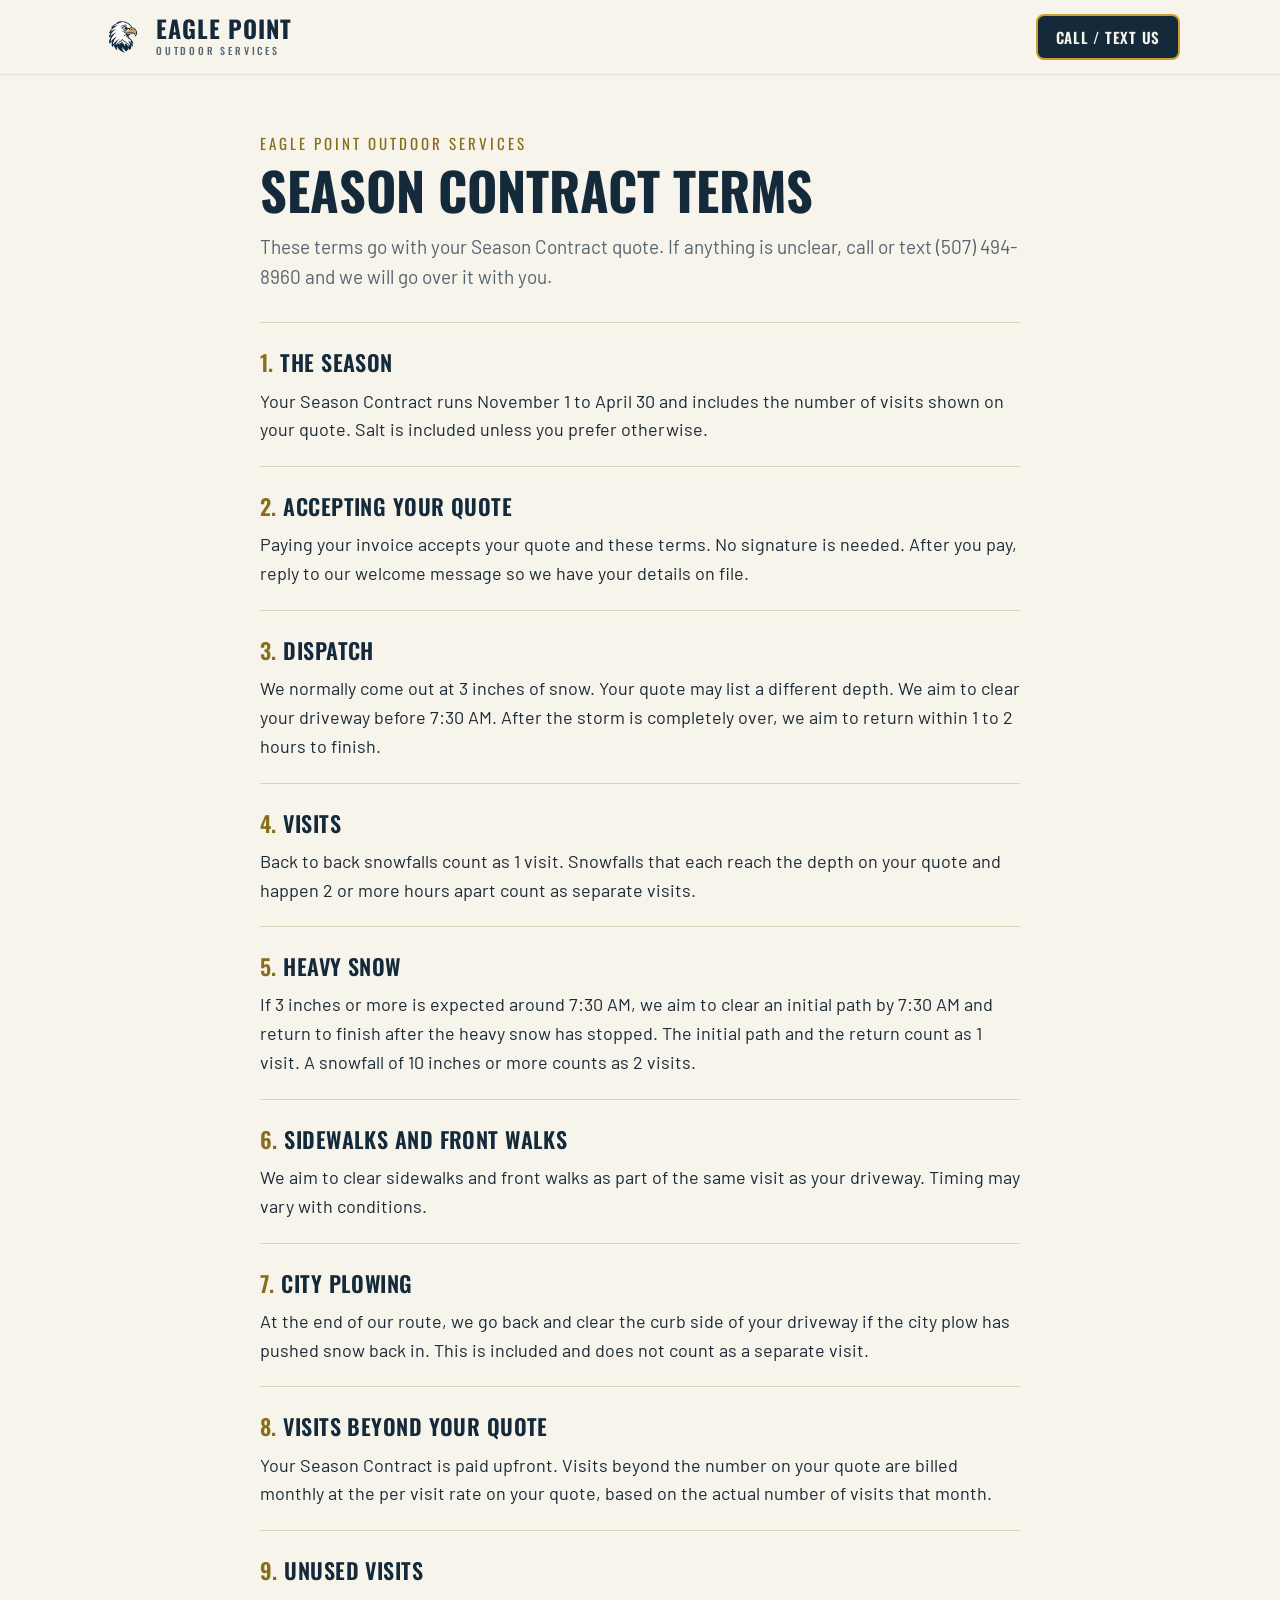
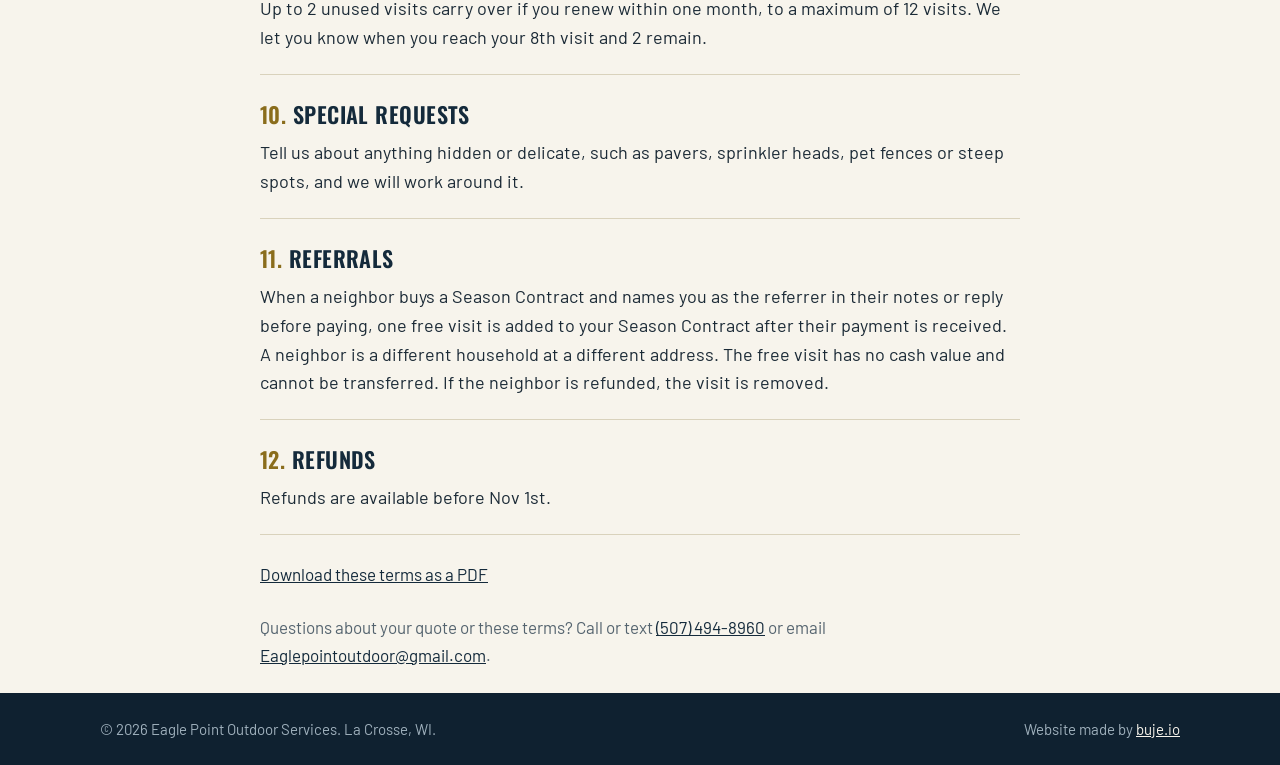
<file: season-contract-terms.html>
<!doctype html>
<html lang="en">
<head>
<meta charset="utf-8">
<meta name="viewport" content="width=device-width, initial-scale=1">
<meta name="robots" content="noindex, nofollow">
<title>Season Contract Terms | Eagle Point Outdoor Services</title>
<meta name="theme-color" content="#142A3B">
<link rel="icon" href="assets/logo-icon.svg" type="image/svg+xml">
<link rel="preconnect" href="https://fonts.googleapis.com">
<link rel="preconnect" href="https://fonts.gstatic.com" crossorigin>
<link rel="stylesheet" href="https://fonts.googleapis.com/css2?family=Barlow:wght@400;500;600&family=Oswald:wght@500;600;700&display=swap">
<link rel="stylesheet" href="styles.css">
<style>
.tp-head{background:var(--ivory);border-bottom:1px solid #E6E1D3}
.tp-head .wrap{display:flex;align-items:center;justify-content:space-between;gap:16px;padding-block:14px}
.tp-head .btn.small{background:var(--navy);color:var(--ivory)}
.tp{max-width:760px;margin:0 auto;padding:56px 0 24px}
.tp .eyebrow{color:var(--gold-dark)}
.tp h1{font-family:var(--display);font-weight:700;font-size:clamp(36px,6vw,52px);text-transform:uppercase;color:var(--navy);line-height:1.05;margin:8px 0 14px}
.tp .intro{font-size:19px;color:var(--muted);margin-bottom:30px}
.tp ol{list-style:none;counter-reset:t;display:grid;gap:0}
.tp li{counter-increment:t;border-top:1px solid #D9D2BC;padding:22px 0}
.tp li:last-child{border-bottom:1px solid #D9D2BC}
.tp li h2{font-family:var(--display);font-weight:600;font-size:22px;text-transform:uppercase;color:var(--navy);letter-spacing:.02em;margin-bottom:6px}
.tp li h2::before{content:counter(t) ".  ";color:var(--gold-dark)}
.tp li p{color:var(--ink)}
.tp .note{max-width:none;text-align:left;margin:26px 0 0;color:var(--muted);font-size:17px}
@media (max-width:520px){.tp{padding-top:36px}}
</style>
</head>
<body>
<header class="tp-head">
  <div class="wrap">
    <a class="brand" href="/" aria-label="Eagle Point Outdoor Services, home">
      <img src="assets/eagle-logo.png" alt="" width="44" height="44">
      <span><b style="color:var(--navy)">EAGLE POINT</b><small style="color:#5B6770">OUTDOOR SERVICES</small></span>
    </a>
    <a class="btn small" href="tel:+15074948960">Call / Text Us</a>
  </div>
</header>

<main class="wrap">
  <article class="tp">
    <p class="eyebrow">Eagle Point Outdoor Services</p>
    <h1>Season Contract Terms</h1>
    <p class="intro">These terms go with your Season Contract quote. If anything is unclear, call or text (507) 494-8960 and we will go over it with you.</p>
    <ol>
      <li><h2>The season</h2><p>Your Season Contract runs November 1 to April 30 and includes the number of visits shown on your quote. Salt is included unless you prefer otherwise.</p></li>
      <li><h2>Accepting your quote</h2><p>Paying your invoice accepts your quote and these terms. No signature is needed. After you pay, reply to our welcome message so we have your details on file.</p></li>
      <li><h2>Dispatch</h2><p>We normally come out at 3 inches of snow. Your quote may list a different depth. We aim to clear your driveway before 7:30 AM. After the storm is completely over, we aim to return within 1 to 2 hours to finish.</p></li>
      <li><h2>Visits</h2><p>Back to back snowfalls count as 1 visit. Snowfalls that each reach the depth on your quote and happen 2 or more hours apart count as separate visits.</p></li>
      <li><h2>Heavy snow</h2><p>If 3 inches or more is expected around 7:30 AM, we aim to clear an initial path by 7:30 AM and return to finish after the heavy snow has stopped. The initial path and the return count as 1 visit. A snowfall of 10 inches or more counts as 2 visits.</p></li>
      <li><h2>Sidewalks and front walks</h2><p>We aim to clear sidewalks and front walks as part of the same visit as your driveway. Timing may vary with conditions.</p></li>
      <li><h2>City Plowing</h2><p>At the end of our route, we go back and clear the curb side of your driveway if the city plow has pushed snow back in. This is included and does not count as a separate visit.</p></li>
      <li><h2>Visits beyond your quote</h2><p>Your Season Contract is paid upfront. Visits beyond the number on your quote are billed monthly at the per visit rate on your quote, based on the actual number of visits that month.</p></li>
      <li><h2>Unused visits</h2><p>Up to 2 unused visits carry over if you renew within one month, to a maximum of 12 visits. We let you know when you reach your 8th visit and 2 remain.</p></li>
      <li><h2>Special Requests</h2><p>Tell us about anything hidden or delicate, such as pavers, sprinkler heads, pet fences or steep spots, and we will work around it.</p></li>
      <li><h2>Referrals</h2><p>When a neighbor buys a Season Contract and names you as the referrer in their notes or reply before paying, one free visit is added to your Season Contract after their payment is received. A neighbor is a different household at a different address. The free visit has no cash value and cannot be transferred. If the neighbor is refunded, the visit is removed.</p></li>
      <li><h2>Refunds</h2><p>Refunds are available before Nov 1st.</p></li>
    </ol>
    <p class="note"><a href="/assets/eagle-point-season-contract-terms.pdf">Download these terms as a PDF</a></p>
    <p class="note">Questions about your quote or these terms? Call or text <a href="tel:+15074948960">(507) 494-8960</a> or email <a href="mailto:Eaglepointoutdoor@gmail.com">Eaglepointoutdoor@gmail.com</a>.</p>
  </article>
</main>

<footer>
  <div class="wrap foot">
    <span>&copy; 2026 Eagle Point Outdoor Services. La Crosse, WI.</span>
    <span>Website made by <a href="https://buje.io">buje.io</a></span>
  </div>
</footer>
</body>
</html>
</file>
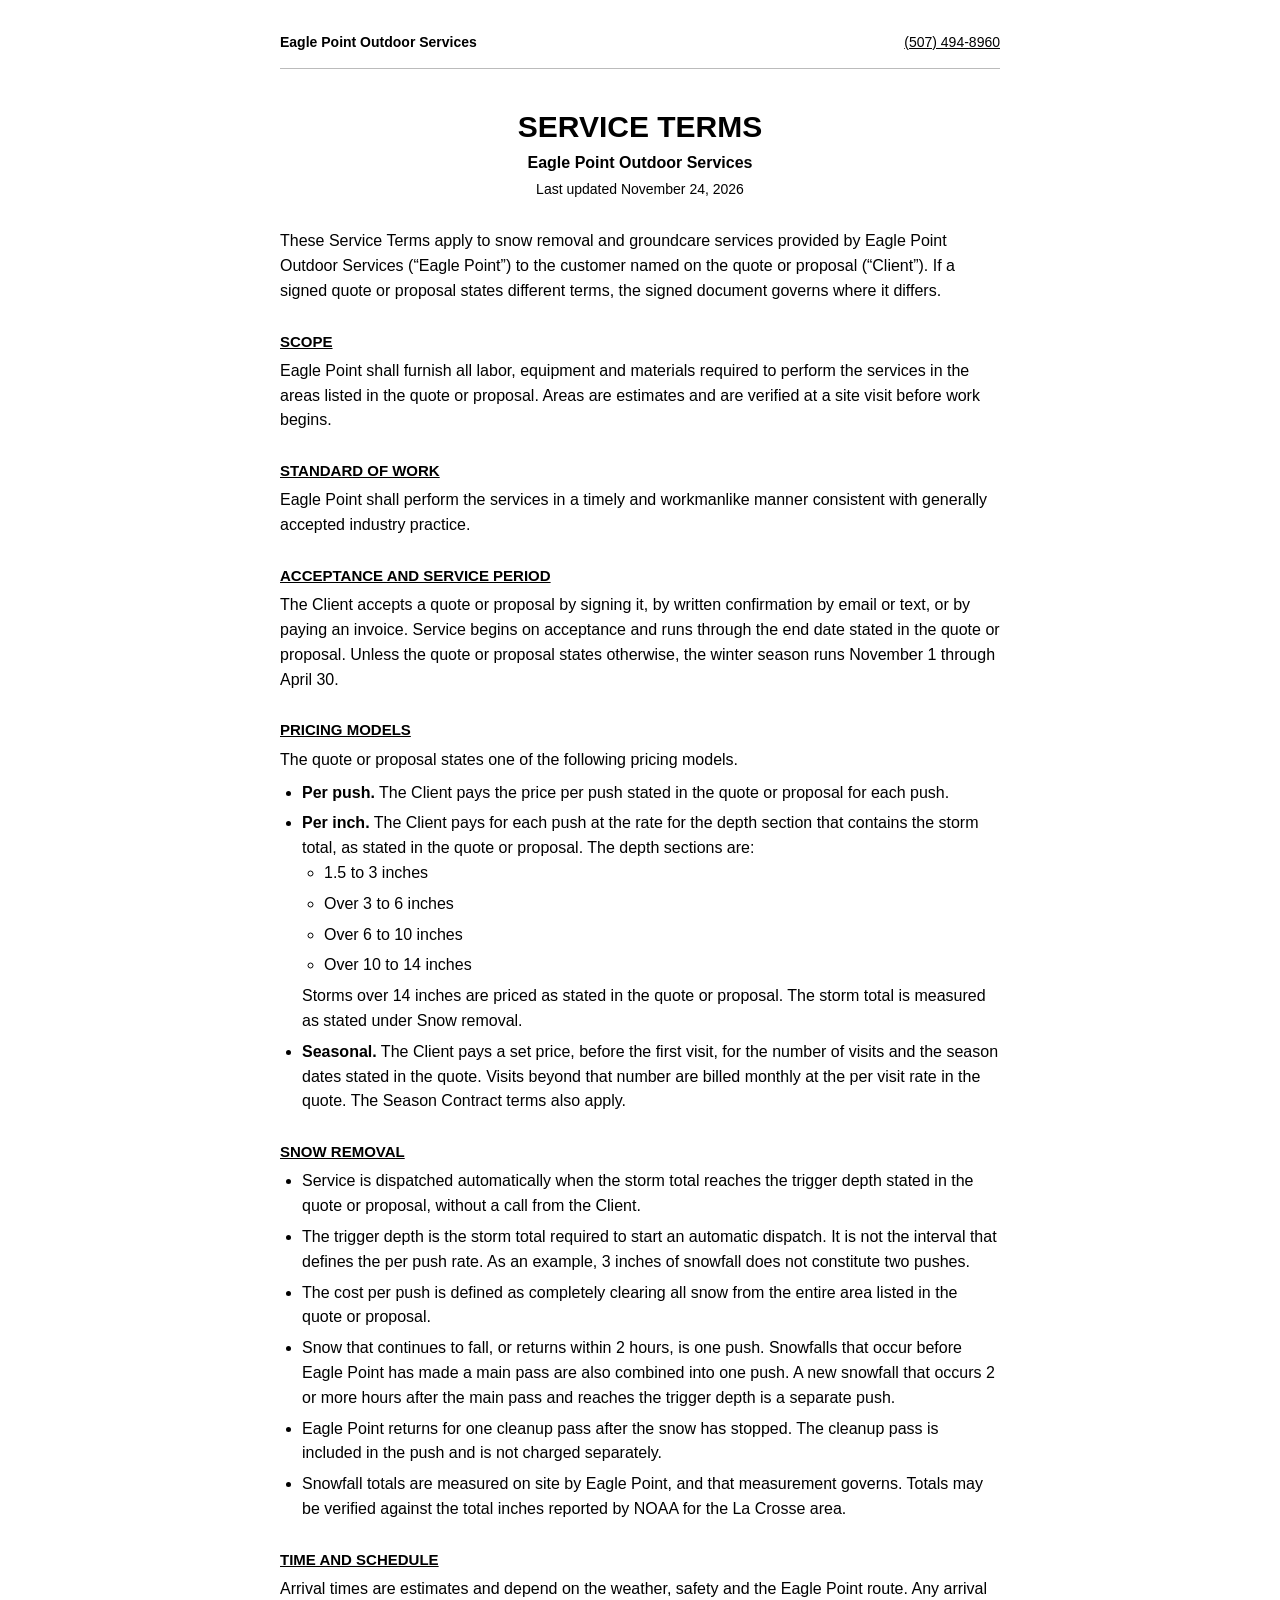
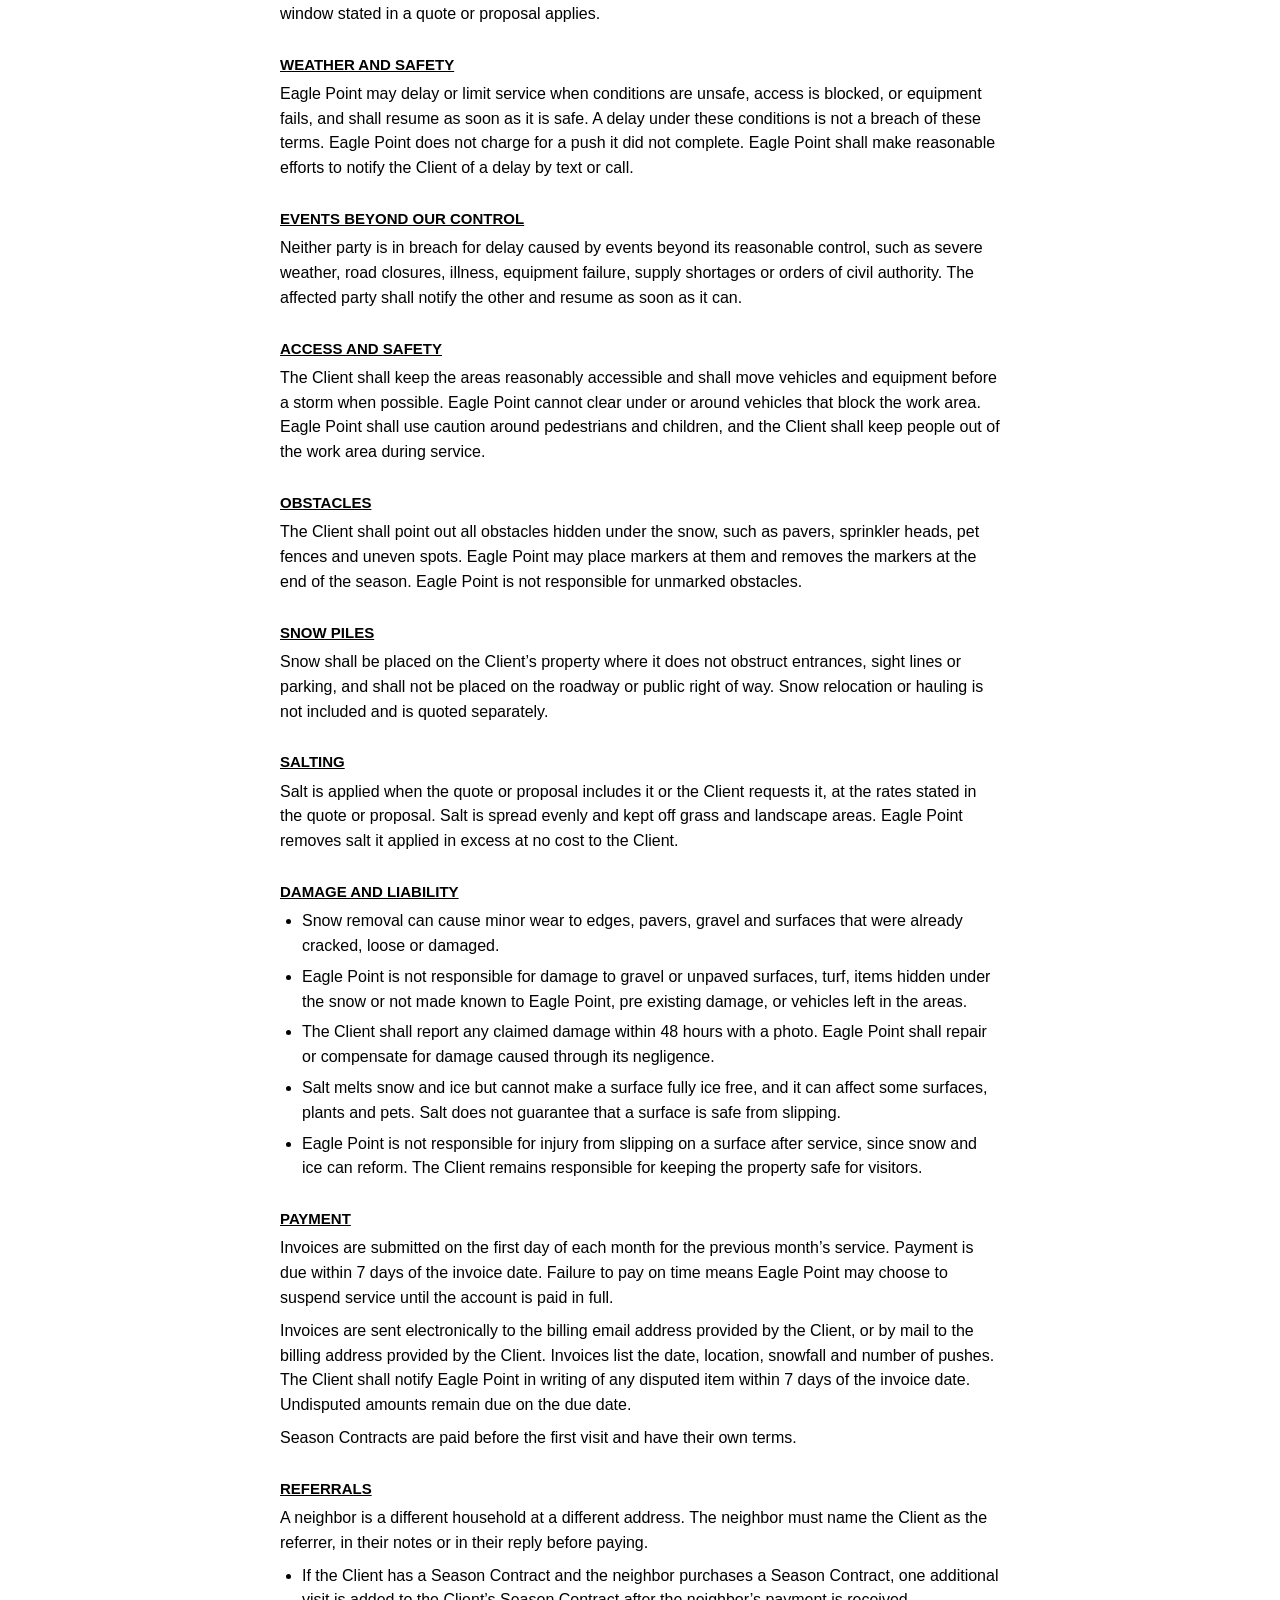
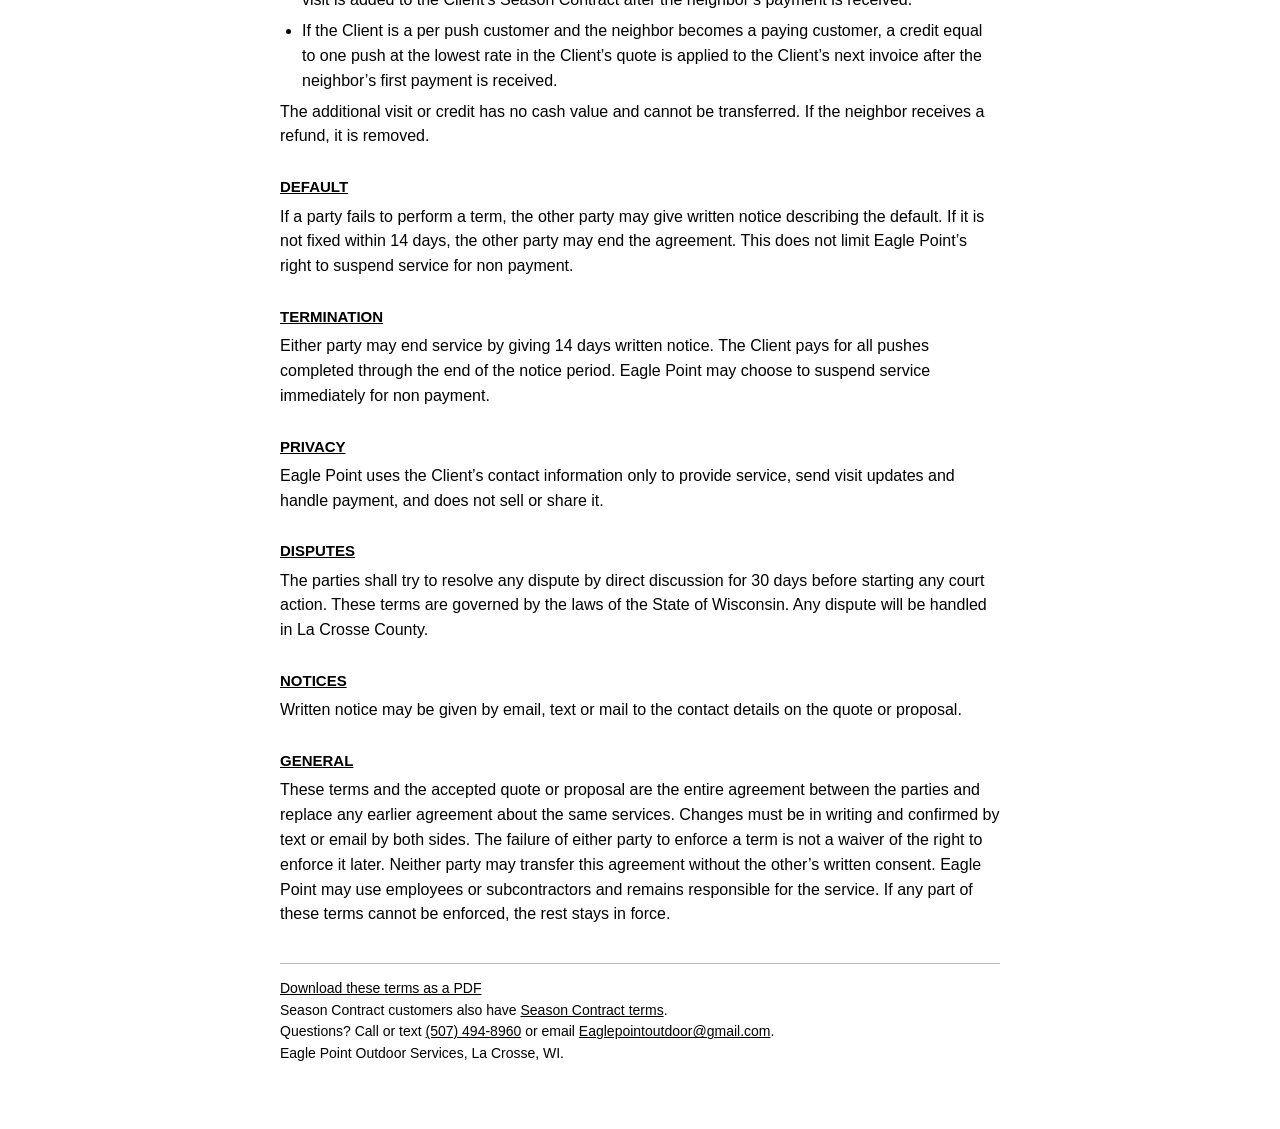
<file: terms.html>
<!doctype html>
<html lang="en">
<head>
<meta charset="utf-8">
<meta name="viewport" content="width=device-width, initial-scale=1">
<title>Service Terms | Eagle Point Outdoor Services</title>
<meta name="description" content="Service terms for Eagle Point Outdoor Services snow removal and groundcare in La Crosse, WI.">
<link rel="icon" href="assets/logo-icon.svg" type="image/svg+xml">
<style>
  html { background:#fff; }
  body { margin:0; color:#000; font:16px/1.55 Arial, Helvetica, sans-serif; }
  .page { max-width:720px; margin:0 auto; padding:32px 20px 56px; }
  .top { display:flex; justify-content:space-between; align-items:baseline; gap:16px; padding-bottom:14px; border-bottom:1px solid #bbb; font-size:14px; }
  .top a { color:#000; }
  .top .brand { font-weight:700; text-decoration:none; }
  h1 { font-size:30px; line-height:1.2; margin:40px 0 6px; text-align:center; }
  .sub { text-align:center; font-weight:700; margin:0 0 4px; }
  .date { text-align:center; font-size:14px; margin:0 0 28px; }
  .intro { margin:0 0 8px; }
  h2 { font-size:15px; text-transform:uppercase; text-decoration:underline; margin:26px 0 6px; }
  p { margin:0 0 8px; }
  ul { margin:0 0 6px; padding-left:22px; }
  li { margin-bottom:6px; }
  .more { margin-top:36px; padding-top:14px; border-top:1px solid #bbb; font-size:14px; }
  .more a { color:#000; }
  @media (max-width:520px) { .page { padding:20px 16px 40px; } h1 { font-size:25px; margin-top:28px; } }
</style>
</head>
<body>
<div class="page">
  <div class="top">
    <a class="brand" href="/">Eagle Point Outdoor Services</a>
    <a href="tel:+15074948960">(507) 494-8960</a>
  </div>

  <h1>SERVICE TERMS</h1>
  <p class="sub">Eagle Point Outdoor Services</p>
  <p class="date">Last updated November 24, 2026</p>

  <p class="intro">These Service Terms apply to snow removal and groundcare services provided by Eagle Point Outdoor Services (“Eagle Point”) to the customer named on the quote or proposal (“Client”). If a signed quote or proposal states different terms, the signed document governs where it differs.</p>

  <h2>Scope</h2>
  <p>Eagle Point shall furnish all labor, equipment and materials required to perform the services in the areas listed in the quote or proposal. Areas are estimates and are verified at a site visit before work begins.</p>
  <h2>Standard of work</h2>
  <p>Eagle Point shall perform the services in a timely and workmanlike manner consistent with generally accepted industry practice.</p>

  <h2>Acceptance and service period</h2>
  <p>The Client accepts a quote or proposal by signing it, by written confirmation by email or text, or by paying an invoice. Service begins on acceptance and runs through the end date stated in the quote or proposal. Unless the quote or proposal states otherwise, the winter season runs November 1 through April 30.</p>
  <h2>Pricing models</h2>
  <p>The quote or proposal states one of the following pricing models.</p>
  <ul>
    <li><b>Per push.</b> The Client pays the price per push stated in the quote or proposal for each push.</li>
    <li><b>Per inch.</b> The Client pays for each push at the rate for the depth section that contains the storm total, as stated in the quote or proposal. The depth sections are:
      <ul>
        <li>1.5 to 3 inches</li>
        <li>Over 3 to 6 inches</li>
        <li>Over 6 to 10 inches</li>
        <li>Over 10 to 14 inches</li>
      </ul>
      Storms over 14 inches are priced as stated in the quote or proposal. The storm total is measured as stated under Snow removal.</li>
    <li><b>Seasonal.</b> The Client pays a set price, before the first visit, for the number of visits and the season dates stated in the quote. Visits beyond that number are billed monthly at the per visit rate in the quote. The Season Contract terms also apply.</li>
  </ul>
  <h2>Snow removal</h2>
  <ul>
    <li>Service is dispatched automatically when the storm total reaches the trigger depth stated in the quote or proposal, without a call from the Client.</li>
    <li>The trigger depth is the storm total required to start an automatic dispatch. It is not the interval that defines the per push rate. As an example, 3 inches of snowfall does not constitute two pushes.</li>
    <li>The cost per push is defined as completely clearing all snow from the entire area listed in the quote or proposal.</li>
    <li>Snow that continues to fall, or returns within 2 hours, is one push. Snowfalls that occur before Eagle Point has made a main pass are also combined into one push. A new snowfall that occurs 2 or more hours after the main pass and reaches the trigger depth is a separate push.</li>
    <li>Eagle Point returns for one cleanup pass after the snow has stopped. The cleanup pass is included in the push and is not charged separately.</li>
    <li>Snowfall totals are measured on site by Eagle Point, and that measurement governs. Totals may be verified against the total inches reported by NOAA for the La Crosse area.</li>
  </ul>
  <h2>Time and schedule</h2>
  <p>Arrival times are estimates and depend on the weather, safety and the Eagle Point route. Any arrival window stated in a quote or proposal applies.</p>
  <h2>Weather and safety</h2>
  <p>Eagle Point may delay or limit service when conditions are unsafe, access is blocked, or equipment fails, and shall resume as soon as it is safe. A delay under these conditions is not a breach of these terms. Eagle Point does not charge for a push it did not complete. Eagle Point shall make reasonable efforts to notify the Client of a delay by text or call.</p>
  <h2>Events beyond our control</h2>
  <p>Neither party is in breach for delay caused by events beyond its reasonable control, such as severe weather, road closures, illness, equipment failure, supply shortages or orders of civil authority. The affected party shall notify the other and resume as soon as it can.</p>

  <h2>Access and safety</h2>
  <p>The Client shall keep the areas reasonably accessible and shall move vehicles and equipment before a storm when possible. Eagle Point cannot clear under or around vehicles that block the work area. Eagle Point shall use caution around pedestrians and children, and the Client shall keep people out of the work area during service.</p>
  <h2>Obstacles</h2>
  <p>The Client shall point out all obstacles hidden under the snow, such as pavers, sprinkler heads, pet fences and uneven spots. Eagle Point may place markers at them and removes the markers at the end of the season. Eagle Point is not responsible for unmarked obstacles.</p>
  <h2>Snow piles</h2>
  <p>Snow shall be placed on the Client’s property where it does not obstruct entrances, sight lines or parking, and shall not be placed on the roadway or public right of way. Snow relocation or hauling is not included and is quoted separately.</p>
  <h2>Salting</h2>
  <p>Salt is applied when the quote or proposal includes it or the Client requests it, at the rates stated in the quote or proposal. Salt is spread evenly and kept off grass and landscape areas. Eagle Point removes salt it applied in excess at no cost to the Client.</p>
  <h2>Damage and liability</h2>
  <ul>
    <li>Snow removal can cause minor wear to edges, pavers, gravel and surfaces that were already cracked, loose or damaged.</li>
    <li>Eagle Point is not responsible for damage to gravel or unpaved surfaces, turf, items hidden under the snow or not made known to Eagle Point, pre existing damage, or vehicles left in the areas.</li>
    <li>The Client shall report any claimed damage within 48 hours with a photo. Eagle Point shall repair or compensate for damage caused through its negligence.</li>
    <li>Salt melts snow and ice but cannot make a surface fully ice free, and it can affect some surfaces, plants and pets. Salt does not guarantee that a surface is safe from slipping.</li>
    <li>Eagle Point is not responsible for injury from slipping on a surface after service, since snow and ice can reform. The Client remains responsible for keeping the property safe for visitors.</li>
  </ul>
  <h2>Payment</h2>
  <p>Invoices are submitted on the first day of each month for the previous month’s service. Payment is due within 7 days of the invoice date. Failure to pay on time means Eagle Point may choose to suspend service until the account is paid in full.</p>
  <p>Invoices are sent electronically to the billing email address provided by the Client, or by mail to the billing address provided by the Client. Invoices list the date, location, snowfall and number of pushes. The Client shall notify Eagle Point in writing of any disputed item within 7 days of the invoice date. Undisputed amounts remain due on the due date.</p>
  <p>Season Contracts are paid before the first visit and have their own terms.</p>
  <h2>Referrals</h2>
  <p>A neighbor is a different household at a different address. The neighbor must name the Client as the referrer, in their notes or in their reply before paying.</p>
  <ul>
    <li>If the Client has a Season Contract and the neighbor purchases a Season Contract, one additional visit is added to the Client&rsquo;s Season Contract after the neighbor&rsquo;s payment is received.</li>
    <li>If the Client is a per push customer and the neighbor becomes a paying customer, a credit equal to one push at the lowest rate in the Client&rsquo;s quote is applied to the Client&rsquo;s next invoice after the neighbor&rsquo;s first payment is received.</li>
  </ul>
  <p>The additional visit or credit has no cash value and cannot be transferred. If the neighbor receives a refund, it is removed.</p>

  <h2>Default</h2>
  <p>If a party fails to perform a term, the other party may give written notice describing the default. If it is not fixed within 14 days, the other party may end the agreement. This does not limit Eagle Point&rsquo;s right to suspend service for non payment.</p>

  <h2>Termination</h2>
  <p>Either party may end service by giving 14 days written notice. The Client pays for all pushes completed through the end of the notice period. Eagle Point may choose to suspend service immediately for non payment.</p>
  <h2>Privacy</h2>
  <p>Eagle Point uses the Client’s contact information only to provide service, send visit updates and handle payment, and does not sell or share it.</p>
  <h2>Disputes</h2>
  <p>The parties shall try to resolve any dispute by direct discussion for 30 days before starting any court action. These terms are governed by the laws of the State of Wisconsin. Any dispute will be handled in La Crosse County.</p>

  <h2>Notices</h2>
  <p>Written notice may be given by email, text or mail to the contact details on the quote or proposal.</p>

  <h2>General</h2>
  <p>These terms and the accepted quote or proposal are the entire agreement between the parties and replace any earlier agreement about the same services. Changes must be in writing and confirmed by text or email by both sides. The failure of either party to enforce a term is not a waiver of the right to enforce it later. Neither party may transfer this agreement without the other&rsquo;s written consent. Eagle Point may use employees or subcontractors and remains responsible for the service. If any part of these terms cannot be enforced, the rest stays in force.</p>

  <p class="more"><a href="/assets/eagle-point-service-terms.pdf">Download these terms as a PDF</a><br>
  Season Contract customers also have <a href="/season-contract-terms">Season Contract terms</a>.<br>
  Questions? Call or text <a href="tel:+15074948960">(507) 494-8960</a> or email <a href="mailto:Eaglepointoutdoor@gmail.com">Eaglepointoutdoor@gmail.com</a>.<br>
  Eagle Point Outdoor Services, La Crosse, WI.</p>
</div>
</body>
</html>
</file>
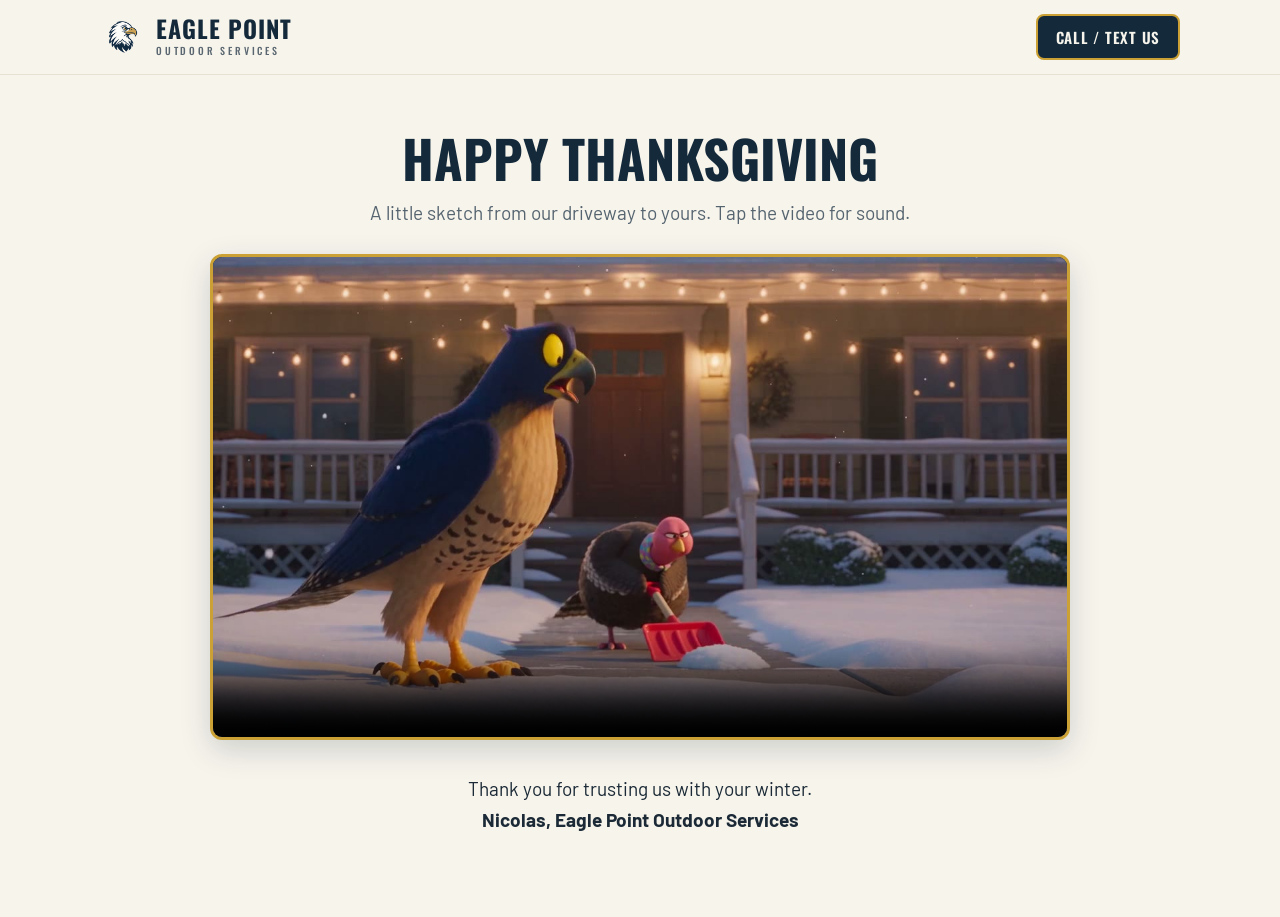
<file: thanksgiving.html>
<!doctype html>
<html lang="en">
<head>
<meta charset="utf-8">
<meta name="viewport" content="width=device-width, initial-scale=1">
<meta name="robots" content="noindex, nofollow">
<title>Happy Thanksgiving | Eagle Point Outdoor Services</title>
<meta name="theme-color" content="#142A3B">
<meta property="og:title" content="Happy Thanksgiving from Eagle Point">
<meta property="og:image" content="https://eaglepoint.buje.io/assets/thanksgiving-2026-poster.jpg">
<link rel="icon" href="assets/logo-icon.svg" type="image/svg+xml">
<link rel="preconnect" href="https://fonts.googleapis.com">
<link rel="preconnect" href="https://fonts.gstatic.com" crossorigin>
<link rel="stylesheet" href="https://fonts.googleapis.com/css2?family=Barlow:wght@400;500;600&family=Oswald:wght@500;600;700&display=swap">
<link rel="stylesheet" href="styles.css">
<style>
.tp-head{background:var(--ivory);border-bottom:1px solid #E6E1D3}
.tp-head .wrap{display:flex;align-items:center;justify-content:space-between;gap:16px;padding-block:14px}
.tp-head .btn.small{background:var(--navy);color:var(--ivory)}
.tg{max-width:860px;margin:0 auto;padding:48px 0 56px;text-align:center}
.tg h1{font-family:var(--display);font-weight:700;font-size:clamp(34px,6vw,52px);text-transform:uppercase;color:var(--navy);line-height:1.05;margin-bottom:12px}
.tg p{color:var(--muted);font-size:19px;margin-bottom:26px}
.tg video{width:100%;border-radius:12px;border:3px solid var(--gold);background:var(--deep);box-shadow:0 10px 30px rgba(20,42,59,.18)}
.tg .sig{margin-top:26px;color:var(--ink)}
</style>
</head>
<body>
<header class="tp-head">
  <div class="wrap">
    <a class="brand" href="/" aria-label="Eagle Point Outdoor Services, home">
      <img src="assets/eagle-logo.png" alt="" width="44" height="44">
      <span><b style="color:var(--navy)">EAGLE POINT</b><small style="color:#5B6770">OUTDOOR SERVICES</small></span>
    </a>
    <a class="btn small" href="tel:+15074948960">Call / Text Us</a>
  </div>
</header>
<main class="wrap">
  <section class="tg">
    <h1>Happy Thanksgiving</h1>
    <p>A little sketch from our driveway to yours. Tap the video for sound.</p>
    <video src="assets/thanksgiving-2026.mp4" poster="assets/thanksgiving-2026-poster.jpg" controls autoplay muted loop playsinline preload="auto"></video>
    <p class="sig">Thank you for trusting us with your winter.<br><b>Nicolas, Eagle Point Outdoor Services</b></p>
  </section>
</main>
</body>
</html>
</file>
<file: styles.css>
:root{
  --navy:#142A3B; --deep:#0F1F2B; --gold:#CBA135; --gold-dark:#8A6D1C; --ivory:#F7F4EC; --white:#fff;
  --ink:#1B2A36; --muted:#55646F; --rule:#D9D3C2; --soft:#EFEAD9;
  --display:"Oswald","Arial Narrow",Impact,sans-serif; --body:"Barlow","Helvetica Neue",Arial,sans-serif;
}
*{box-sizing:border-box;margin:0;padding:0}
html{scroll-behavior:smooth}
body{font-family:var(--body);font-size:18px;line-height:1.6;color:var(--ink);background:var(--ivory)}
img{max-width:100%;height:auto;display:block}
a{color:var(--navy)}
a:focus-visible,.btn:focus-visible{outline:3px solid var(--gold);outline-offset:3px}
.wrap{width:min(1080px,100% - 32px);margin-inline:auto}
.skip{position:absolute;left:-999px;top:8px;background:var(--gold);color:var(--navy);padding:8px 14px;z-index:20}
.skip:focus{left:8px}

/* header */
.top{position:sticky;top:0;z-index:10;background:var(--navy);border-bottom:3px solid var(--gold)}
.bar{display:flex;align-items:center;gap:20px;padding-block:10px;flex-wrap:wrap}
.brand{display:flex;align-items:center;gap:12px;text-decoration:none;color:var(--ivory);margin-right:auto}
.brand b{display:block;font-family:var(--display);font-weight:700;font-size:22px;letter-spacing:.04em;line-height:1;color:var(--gold)}
.brand small{display:block;font-family:var(--display);font-weight:500;font-size:10px;letter-spacing:.3em;margin-top:3px}
nav{display:flex;gap:20px}
nav a{color:var(--ivory);text-decoration:none;font-family:var(--display);letter-spacing:.06em;font-size:15px;text-transform:uppercase}
nav a:hover{color:var(--gold)}

/* buttons */
.btn{display:inline-block;background:var(--gold);color:var(--navy);font-family:var(--display);font-weight:600;letter-spacing:.05em;text-transform:uppercase;text-decoration:none;padding:14px 26px;border-radius:8px;border:2px solid var(--gold);font-size:17px;text-align:center}
.btn:hover{background:#d8b24a}
.btn.ghost{background:transparent;color:var(--navy);border-color:var(--navy)}
.btn.ghost:hover{background:rgba(20,42,59,.08)}
.btn.small{padding:9px 18px;font-size:15px}
.btn.tiny{padding:6px 14px;font-size:14px;border-radius:6px}

/* hero */
.hero{position:relative;background:linear-gradient(180deg,#DCEAF2,#F4F8FB);color:var(--navy);overflow:hidden;padding-block:64px 72px}
.snow{position:absolute;inset:0;opacity:.9;pointer-events:none;background:
radial-gradient(circle,#B9D3E2 0 2px,transparent 3px) 20px 30px/110px 90px,
radial-gradient(circle,#C9DCE8 0 1.5px,transparent 2.5px) 60px 10px/80px 66px,
radial-gradient(circle,#fff 0 3px,transparent 4px) 40px 60px/160px 120px;
animation:fall 28s linear infinite}
@keyframes fall{to{background-position:20px 630px,60px 406px,40px 780px}}
@media (prefers-reduced-motion:reduce){.snow{animation:none}html{scroll-behavior:auto}}
.hero-grid{position:relative;display:grid;grid-template-columns:1.5fr .5fr;gap:32px;align-items:center}
.eyebrow{font-family:var(--display);letter-spacing:.2em;text-transform:uppercase;color:var(--gold-dark);font-size:15px}
h1{font-family:var(--display);font-weight:700;font-size:clamp(48px,9vw,92px);line-height:1;text-transform:uppercase;margin:8px 0}
.tagline{font-family:var(--display);font-weight:500;font-size:clamp(22px,4vw,30px);color:var(--gold-dark);letter-spacing:.03em}
.lead{margin-top:14px;font-family:var(--display);letter-spacing:.08em;text-transform:uppercase;font-size:16px}
.dot{color:var(--gold);margin:0 6px}
.actions{display:flex;gap:14px;flex-wrap:wrap;margin:28px 0 22px}
.checks{display:flex;gap:22px;flex-wrap:wrap;list-style:none;font-family:var(--display);letter-spacing:.06em;text-transform:uppercase;font-size:15px}
.checks li::before{content:"\2713";color:var(--gold);margin-right:8px;font-weight:700}
.hero-art img{width:100%;max-width:520px;margin-inline:auto}
.hero-art img.mascot{max-width:340px;filter:drop-shadow(0 8px 14px rgba(20,42,59,.18))}

/* proof strip */
.proof{background:var(--gold);color:var(--navy)}
.proof-grid{list-style:none;display:grid;grid-template-columns:repeat(3,1fr);gap:12px;padding-block:18px;text-align:center}
.proof-grid b{display:block;font-family:var(--display);font-weight:700;font-size:30px;line-height:1.1;text-transform:uppercase}
.proof-grid span{font-family:var(--display);letter-spacing:.06em;text-transform:uppercase;font-size:14px}

/* faq */
.faq{max-width:760px;width:100%}
.faq details{background:var(--white);border:1px solid var(--rule);border-radius:10px;margin-bottom:10px;padding:0 20px}
.faq summary{cursor:pointer;padding:16px 0;font-family:var(--display);font-weight:500;letter-spacing:.03em;font-size:20px;color:var(--navy);list-style:none;display:flex;justify-content:space-between;gap:12px}
.faq summary::-webkit-details-marker{display:none}
.faq summary::after{content:"+";color:var(--gold-dark);font-size:26px;line-height:1}
.faq details[open] summary::after{content:"\2212"}
.faq details p{padding-bottom:16px;color:var(--muted)}

/* sections */
.section{padding-block:72px}
.tint{background:var(--soft)}
.title{font-family:var(--display);font-weight:600;font-size:clamp(30px,5vw,42px);text-transform:uppercase;color:var(--navy);text-align:center;margin-bottom:34px;letter-spacing:.02em}
.title.left{text-align:left;margin-bottom:14px}
.band{background:#2A4A60;color:var(--ivory);padding-block:54px}
.two{display:grid;grid-template-columns:1fr 1fr;gap:24px}
.card{border-left:6px solid var(--gold);padding:6px 0 6px 22px}
.card h2{font-family:var(--display);font-weight:600;font-size:30px;text-transform:uppercase;margin-bottom:8px}
.card p{color:#E8EEF2}
.grid4{display:grid;grid-template-columns:repeat(4,1fr);gap:18px}
.tile{background:var(--white);border:1px solid var(--rule);border-radius:12px;padding:22px}
.tile h3{font-family:var(--display);font-weight:600;font-size:22px;text-transform:uppercase;color:var(--navy);margin-bottom:6px}
.tile p{font-size:16px;color:var(--muted)}
.note{max-width:760px;margin:26px auto 0;text-align:center;color:var(--muted);font-size:16px}

/* pricing */
.plans{align-items:start}
.plan{background:var(--white);border:1px solid var(--rule);border-radius:14px;padding:28px;position:relative;display:flex;flex-direction:column;gap:14px}
.plan.featured{border:2px solid var(--gold)}
.plan h3{font-family:var(--display);font-weight:600;font-size:28px;text-transform:uppercase;color:var(--navy)}
.badge{position:absolute;top:-14px;right:22px;background:var(--gold);color:var(--navy);font-family:var(--display);letter-spacing:.05em;text-transform:uppercase;font-size:14px;padding:4px 14px;border-radius:999px}
table{width:100%;border-collapse:collapse;font-size:17px}
th,td{padding:10px 8px;text-align:left;border-bottom:1px solid var(--rule)}
thead th{font-family:var(--display);letter-spacing:.06em;text-transform:uppercase;font-size:14px;color:var(--muted)}
tbody th{font-family:var(--display);font-weight:500;letter-spacing:.04em}
td s{color:var(--muted)}
.small{font-size:15px;color:var(--muted)}

/* steps */
.steps{display:grid;grid-template-columns:repeat(4,1fr);gap:22px;list-style:none;counter-reset:s}
.steps li{counter-increment:s;background:var(--white);border:1px solid var(--rule);border-radius:12px;padding:24px 22px}
.steps li::before{content:counter(s);display:flex;align-items:center;justify-content:center;width:38px;height:38px;border-radius:50%;background:var(--gold);color:var(--navy);font-family:var(--display);font-weight:700;margin-bottom:12px}
.steps h3{font-family:var(--display);font-weight:600;font-size:22px;text-transform:uppercase;color:var(--navy);margin-bottom:6px}
.steps p{font-size:16px;color:var(--muted)}

/* about and contact */
.about{display:grid;grid-template-columns:240px 1fr;gap:34px;align-items:center;max-width:860px}
.about img{border-radius:50%}
.owner{margin-top:12px}
.contact{text-align:center}
.lead2{font-size:20px;color:var(--muted)}
.big{font-family:var(--display);font-weight:700;font-size:clamp(34px,7vw,56px);margin:6px 0}
.big a{text-decoration:none}
.muted{color:var(--muted);margin-top:10px}
footer{background:var(--navy);color:var(--ivory);padding-block:24px;font-size:15px}
.foot{display:flex;justify-content:space-between;gap:12px;flex-wrap:wrap}
footer a{color:var(--gold)}

/* terms page */
.terms{max-width:760px;margin-inline:auto;padding:48px 0 72px}
.terms h1{font-size:clamp(36px,6vw,52px);color:var(--navy);margin:0 0 6px}
.terms h2{font-family:var(--display);font-weight:600;font-size:24px;text-transform:uppercase;color:var(--navy);margin:34px 0 8px;padding-top:18px;border-top:1px solid var(--rule)}
.terms ul{padding-left:22px}
.terms li{margin:6px 0}
.terms p{margin:10px 0}

@media (max-width:860px){
  .hero-grid,.two,.about{grid-template-columns:1fr}
  .grid4{grid-template-columns:1fr 1fr}
  .steps{grid-template-columns:1fr 1fr}
  .proof-grid{grid-template-columns:repeat(3,1fr);gap:6px}
  .proof-grid b{font-size:22px}
  .proof-grid span{font-size:12px}
  .hero-art{order:-1}
  .about img{margin-inline:auto}
  nav{display:none}
}
@media (max-width:520px){
  .grid4,.steps{grid-template-columns:1fr}
  body{font-size:17px}
}

/* quote popup */
button.btn{cursor:pointer;font-family:var(--display)}
.btn.ghost.dark{color:var(--navy);border-color:var(--navy)}
dialog#quote{margin:auto;inset:0;border:0;border-radius:18px;padding:0;width:min(560px,100% - 24px);max-height:92vh;overflow:auto;background:#fff;color:var(--ink);box-shadow:0 24px 60px rgba(15,31,43,.35)}
dialog#quote::backdrop{background:rgba(15,31,43,.6)}
.qclose{position:absolute;top:14px;right:14px;margin:0}
.x{width:38px;height:38px;border-radius:50%;border:0;background:var(--navy);color:#fff;font-size:24px;line-height:1;cursor:pointer}
.qform{padding:28px 26px 22px;display:grid;gap:14px}
.qhead{display:flex;justify-content:space-between;gap:12px;padding-right:44px}
.qhead h2{font-family:var(--display);font-weight:600;font-size:30px;line-height:1.1;color:var(--navy)}
.qhead p{color:var(--muted);margin-top:6px;font-size:16px}
.qhead img{flex:none}
.qform label{display:grid;gap:6px;font-family:var(--display);font-size:14px;letter-spacing:.08em;text-transform:uppercase;color:var(--muted)}
.qform select,.qform input:not([type=radio]):not([type=checkbox]),.qform textarea{font:inherit;font-size:17px;letter-spacing:0;text-transform:none;color:var(--ink);padding:12px 14px;border:2px solid var(--rule);border-radius:12px;width:100%}
.qform input:focus,.qform textarea:focus{outline:3px solid var(--gold);border-color:var(--gold)}
.row{display:grid;grid-template-columns:1fr 1fr;gap:12px}
fieldset.seg{border:0;display:grid;grid-template-columns:repeat(3,1fr);gap:10px}
fieldset.seg.two{grid-template-columns:1fr 1fr}
fieldset.seg legend{font-family:var(--display);font-size:14px;letter-spacing:.08em;text-transform:uppercase;color:var(--muted);margin-bottom:8px}
fieldset.seg label{position:relative;display:block}
fieldset.seg input{position:absolute;opacity:0}
fieldset.seg span{display:block;text-align:center;padding:12px;border:2px solid var(--rule);border-radius:12px;font-size:17px;letter-spacing:.03em;color:var(--navy);cursor:pointer}
fieldset.seg input:checked+span{border-color:var(--gold);background:#FBF3DC}
fieldset.seg input:focus-visible+span{outline:3px solid var(--gold)}
.pill{justify-self:start;border:2px solid var(--rule);border-radius:999px;padding:6px 16px;font-family:var(--display);letter-spacing:.04em;font-size:15px;color:var(--navy)}
.qform .consent{grid-template-columns:auto 1fr;align-items:start;gap:12px;background:#FBF3DC;border:2px solid #EBD9A5;border-radius:12px;padding:12px 14px;text-transform:none;letter-spacing:0;font-family:var(--body);font-size:15px;color:var(--ink)}
.qform .consent input{width:20px;height:20px;margin-top:2px}
.go{width:100%;font-size:19px;padding:16px}
.priv{text-align:center;color:var(--muted);font-size:14px}
@media (max-width:520px){.row{grid-template-columns:1fr}.qhead h2{font-size:26px}.qhead img{display:none}}

/* mascot poses */
.hero-art img.mascot{max-width:230px}
.pose{height:auto;margin-inline:auto;filter:drop-shadow(0 6px 10px rgba(20,42,59,.15))}
.pose.wide{max-width:340px;margin-top:18px}
.cta-row{display:flex;align-items:center;justify-content:center;gap:28px;flex-wrap:wrap;margin-top:18px}
.cta-row .pose{width:190px;margin:0}
.cta-row .actions{margin:0}
.contact .pose{width:170px;margin-top:20px}
.faq-wrap{display:grid;grid-template-columns:220px 1fr;gap:34px;align-items:center;max-width:960px}
.faq-eagle{width:220px}
.qhead img{width:auto;height:84px}
@media (max-width:860px){.faq-wrap{grid-template-columns:1fr}.faq-eagle{display:none}}

.hp{position:absolute;left:-9999px;width:1px;height:1px;opacity:0}
.qmsg{background:#E8F3EA;border:2px solid #B7D8BD;color:#1F4D2B;border-radius:12px;padding:12px 14px;text-align:center;font-size:16px}
.qmsg[hidden]{display:none}

.qform select{background:#fff;appearance:auto}

@media (max-width:860px){.hero-art img.mascot{max-width:220px}.hero{padding-block:36px 48px}.cta-row .pose{width:150px}}

/* review band */
.review{background:var(--navy);color:var(--ivory);padding-block:30px}
.review-wrap{display:flex;align-items:center;justify-content:center;gap:22px;flex-wrap:wrap;text-align:center}
.review-text{font-size:20px}
.review-text b{font-family:var(--display);font-weight:600;letter-spacing:.03em;text-transform:uppercase;color:var(--gold)}

/* value prop bullets */
.ticks{list-style:none;display:grid;gap:10px;font-size:18px}
.ticks li{position:relative;padding-left:30px;line-height:1.4}
.ticks li::before{content:"\2713";position:absolute;left:0;top:0;color:var(--gold-dark);font-weight:700}
.ticks b{font-family:var(--display);font-weight:600;letter-spacing:.03em;text-transform:uppercase;color:var(--navy)}

/* eagle as a secondary element */
.pose.wide{max-width:230px}
.cta-row .pose{width:120px}
.contact .pose{width:110px}
.faq-eagle{width:150px}
.faq-wrap{grid-template-columns:150px 1fr}
@media (max-width:860px){
  .hero-grid{grid-template-columns:1fr}
  .hero-art{order:0}
  .hero-art img.mascot{max-width:130px;margin-inline:0}
  .cta-row .pose{width:100px}
}

.hero-art img.mascot{max-width:190px;filter:none;margin-left:auto}
.pose{filter:none}
@media (max-width:860px){.hero-art img.mascot{max-width:110px}}

.visit-only{display:grid;gap:14px}
.visit-only[hidden]{display:none}

@media (max-width:860px){.hero-art{display:none}}

/* mobile timeline for the four steps */
@media (max-width:860px){
  .steps{grid-template-columns:1fr;gap:0}
  .steps li{background:none;border:0;border-radius:0;padding:0 0 28px 62px;position:relative}
  .steps li::before{position:absolute;left:0;top:0;margin:0;z-index:1}
  .steps li::after{content:"";position:absolute;left:18px;top:46px;bottom:6px;width:2px;background:var(--gold)}
  .steps li:last-child{padding-bottom:0}
  .steps li:last-child::after{display:none}
  .steps h3{font-size:20px;padding-top:6px}
}

/* cleaner mobile sections */
@media (max-width:520px){
  .grid4{gap:10px}
  .tile{padding:14px 16px}
  .tile h3{font-size:19px;margin-bottom:2px}
  .tile p{font-size:15px}
  .pose,.pose.wide{display:none}
  .plan{padding:20px}
  .plan h3{font-size:24px}
  .ticks{font-size:16px;gap:8px}
  .cta-row{margin-top:8px}
  .cta-row .actions{flex-direction:column;width:100%}
  .cta-row .actions .btn{width:100%;text-align:center}
}

/* faq full width on mobile (earlier rule was overriding the single column) */
@media (max-width:860px){
  .faq-wrap{grid-template-columns:1fr;gap:0}
  .faq{max-width:100%;min-width:0}
}
@media (max-width:520px){
  .faq summary{font-size:18px}
}

/* cleaner plans and contact on mobile */
@media (max-width:860px){
  .contact .pose{display:none}
  .contact{padding-bottom:8px}
  .contact .big{font-size:44px}
  .plans{gap:14px}
}
@media (max-width:520px){
  .plan .btn{width:100%;text-align:center}
  .section .note{font-size:15px;margin-top:18px}
}

/* mobile landing: full page, tighter spacing */
@media (max-width:860px){
  .hero{min-height:calc(100svh - 56px);display:flex;align-items:center;padding-block:40px}
  .hero .actions{flex-direction:column;align-items:stretch}
  .hero .actions .btn{width:100%;text-align:center}
}
@media (max-width:520px){
  .section{padding-block:44px}
  .title{margin-bottom:22px}
  .band{padding-block:36px}
}

/* work photos flanking the eagle */
.showcase{display:grid;grid-template-columns:minmax(0,160px) minmax(200px,332px) minmax(0,160px);gap:24px;justify-content:center;align-items:center;margin-top:28px}
.showcase .pose.wide{max-width:100%;margin:0;width:100%}
.showcase .side{display:grid;gap:12px;align-self:center}
.showcase .side img{width:100%;aspect-ratio:1/1;object-fit:cover;border-radius:12px;border:1px solid var(--rule)}
.showcase .side.one{grid-template-rows:1fr;align-self:stretch}
.showcase .side.one img{aspect-ratio:auto;height:100%}
.showcase .pose.wide{align-self:center}
@media (max-width:860px){
  .showcase{grid-template-columns:minmax(0,120px) minmax(140px,220px) minmax(0,120px);gap:14px}
}
@media (max-width:520px){
  .showcase{grid-template-columns:repeat(3,1fr);gap:8px;margin-top:18px}
  .showcase .side{display:contents}
  .showcase .side img,.showcase .side.one img{aspect-ratio:3/4;height:auto;border-radius:8px}
}

/* smaller hassle band */
.band{padding-block:40px}
.card{padding:4px 0 4px 18px;border-left-width:4px}
.card h2{font-size:24px;margin-bottom:6px}
.card p{font-size:16px;line-height:1.6}
@media (max-width:520px){
  .band{padding-block:28px}
  .band .two{gap:20px}
  .card h2{font-size:21px}
  .card p{font-size:15px}
}


/* refresh 2026-10-29: snowy downtown hero, one CTA, quieter header button */
.hero{background:linear-gradient(90deg,rgba(20,42,59,.92) 0%,rgba(20,42,59,.74) 48%,rgba(20,42,59,.32) 100%),url(assets/la-crosse-downtown.jpg) center 58%/cover no-repeat;color:var(--ivory);padding-block:104px 120px}
.hero .eyebrow,.hero .tagline{color:#E3C777}
.hero h1{color:var(--ivory)}
.hero .lead{color:var(--ivory)}
.hero .dot{color:#E3C777}
.hero .checks{color:var(--ivory)}
.hero .checks li::before{color:#E3C777}
.hero-grid{grid-template-columns:1fr}
@media (max-width:860px){
  .hero{padding-block:72px 64px;background:linear-gradient(180deg,rgba(20,42,59,.9) 0%,rgba(20,42,59,.74) 60%,rgba(20,42,59,.5) 100%),url(assets/la-crosse-downtown.jpg) 55% center/cover no-repeat}
  .hero .checks{display:none}
}
.foot{align-items:center}
@media (max-width:520px){
  .bar{flex-wrap:nowrap;gap:10px}
  .brand img{width:38px;height:38px}
  .brand b{font-size:18px}
  .brand small{font-size:8px;letter-spacing:.24em}
  .btn.small{padding:9px 12px;font-size:13px;white-space:nowrap}
}

/* match the landing page mockup: cream header, left headings, clean cards, navy contact band */
.top{background:var(--ivory);border-bottom:1px solid #E6E1D3}
.brand b{color:var(--navy);font-size:24px}
.brand small{color:#5B6770;letter-spacing:.28em}
nav a{color:var(--navy);font-weight:500}
nav a:hover{color:var(--gold-dark)}
.btn.small{background:var(--navy);color:var(--ivory)}
.btn.small:hover{background:#1d3a50}
.hero .checks li::before{content:"\2022";font-weight:400}
.hero .checks{gap:10px 28px}
.title{text-align:left;font-size:clamp(32px,5vw,44px);margin-bottom:34px}
.section{padding-block:72px 8px}
.section.tint{background:transparent}
#about{background:#EFE7D3;padding-block:56px;margin-top:64px}
#about .about{max-width:1000px}
#about .title.left{margin-bottom:16px}
.tile{border-radius:14px;padding:26px}
.photos{display:grid;grid-template-columns:repeat(3,1fr);gap:20px;margin-top:28px}
.photos img{width:100%;aspect-ratio:4/3;object-fit:cover;border-radius:14px}
.plans{align-items:stretch}
.plan{border-radius:18px;padding:36px;gap:6px}
.plan h3{font-size:30px}
.plan .sub{color:var(--muted);margin-bottom:10px}
.plan .ticks{list-style:disc;display:block;padding-left:20px;margin:12px 0 26px;line-height:1.9}
.plan .ticks li{padding-left:0}
.plan .ticks li::before{content:none}
.plan .btn{align-self:flex-start;margin-top:auto}
.plan.featured{background:var(--navy);color:var(--ivory);border:none}
.plan.featured h3{color:var(--ivory)}
.plan.featured .sub{color:#A9CCE0}
.plan .pop{font-family:var(--display);font-size:13px;letter-spacing:.2em;text-transform:uppercase;color:var(--gold)}
.steps li{border-radius:14px}
#faq .faq{max-width:900px}
.faq details{background:none;border:none;border-top:1px solid #D9D2BC;border-radius:0;margin:0;padding:0}
.faq details:last-child{border-bottom:1px solid #D9D2BC}
.faq summary{font-family:var(--body);font-weight:600;letter-spacing:0;font-size:19px;padding:20px 0 6px}
.faq details p{padding-bottom:20px}
.contactband{background:var(--navy);color:var(--ivory);margin-top:72px}
.contactband .cb{display:flex;flex-wrap:wrap;gap:32px;align-items:center;justify-content:space-between;padding-block:64px}
.contactband h2{font-family:var(--display);font-weight:700;font-size:clamp(30px,5vw,48px);text-transform:uppercase;line-height:1.1}
.contactband p{font-size:20px;color:#A9CCE0;margin-top:10px}
.contactband .cbr{display:flex;flex-direction:column;gap:12px;align-items:flex-start}
.contactband .btn.phone{font-size:26px;padding:16px 32px}
.contactband .cbr a:not(.btn){color:var(--ivory);font-size:17px}
footer{background:#0F2130;color:#9FB0BC}
footer a{color:var(--ivory)}
@media (max-width:860px){
  .photos{grid-template-columns:1fr}
  .section{padding-block:56px 8px}
  .plan{padding:28px}
  .contactband .cb{padding-block:48px}
}
@media (max-width:520px){
  .brand b{font-size:18px}
  .plan .btn{align-self:stretch}
}
</file>
